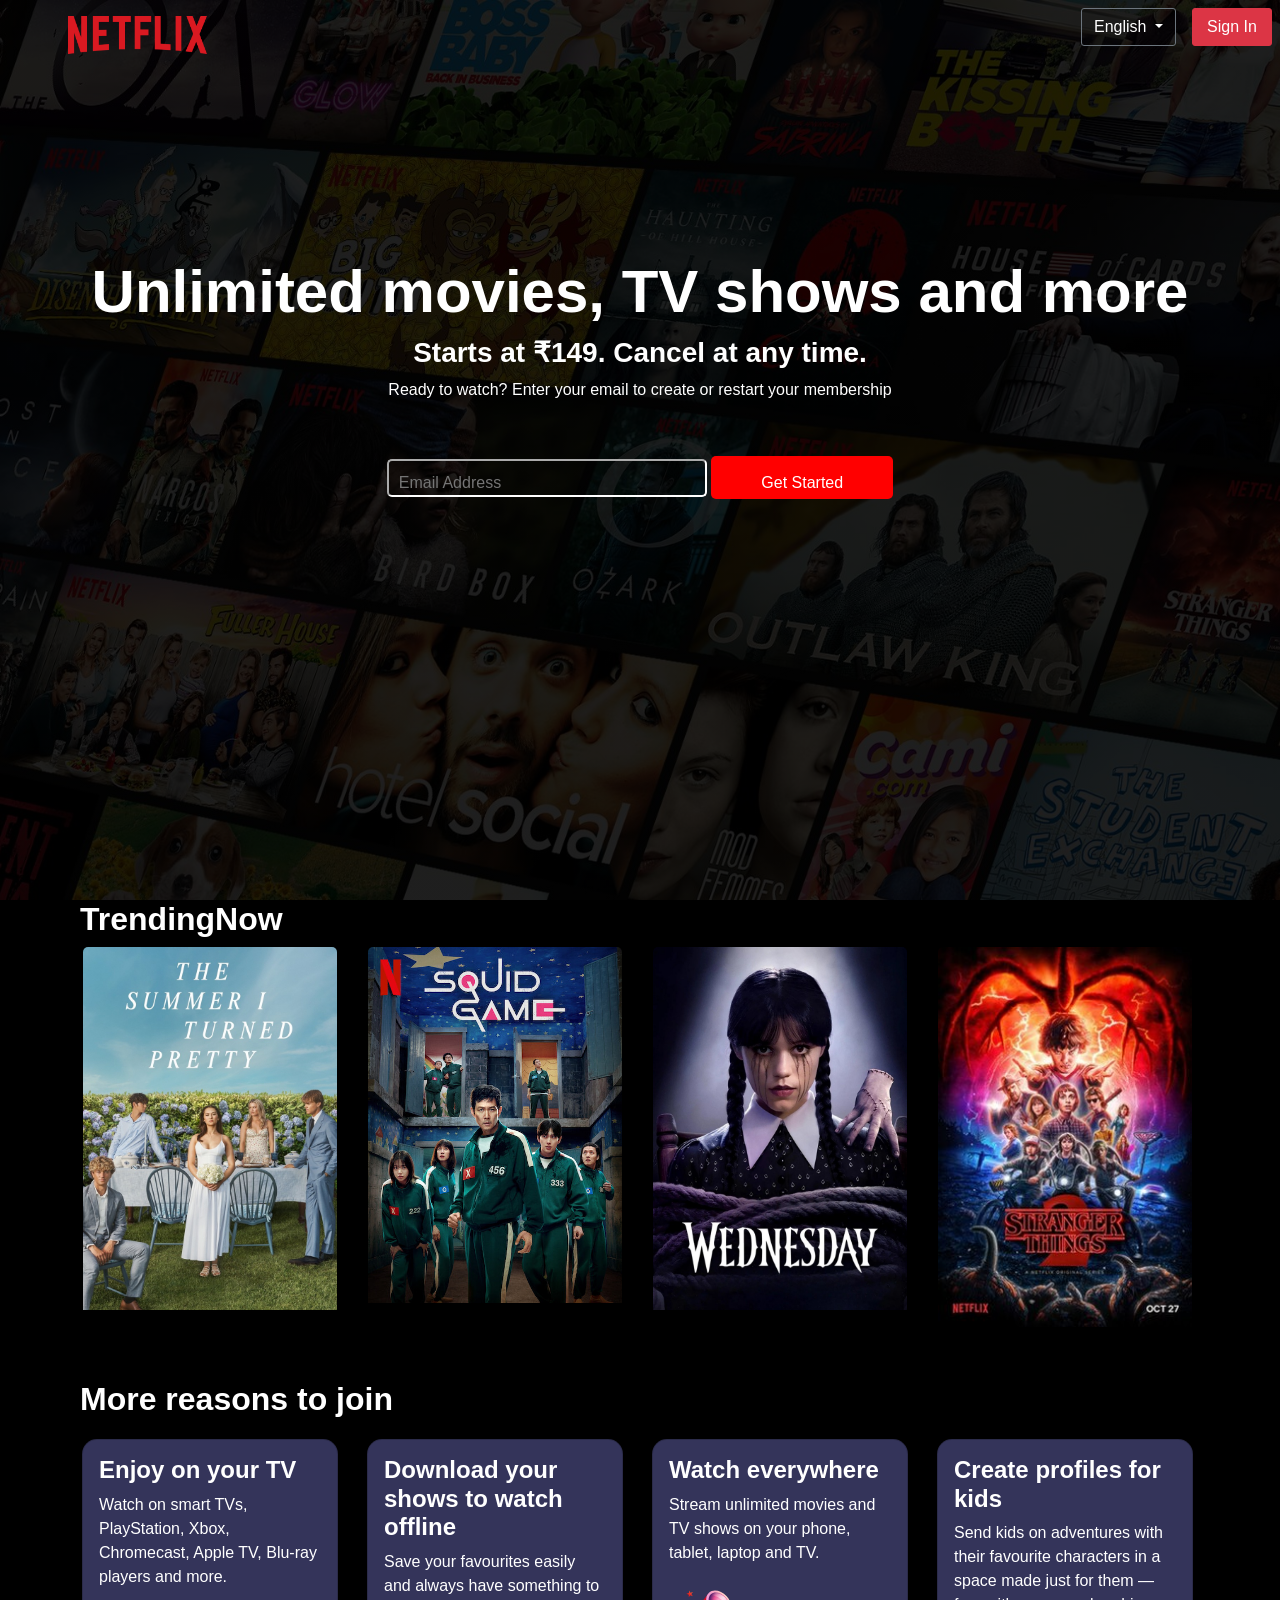
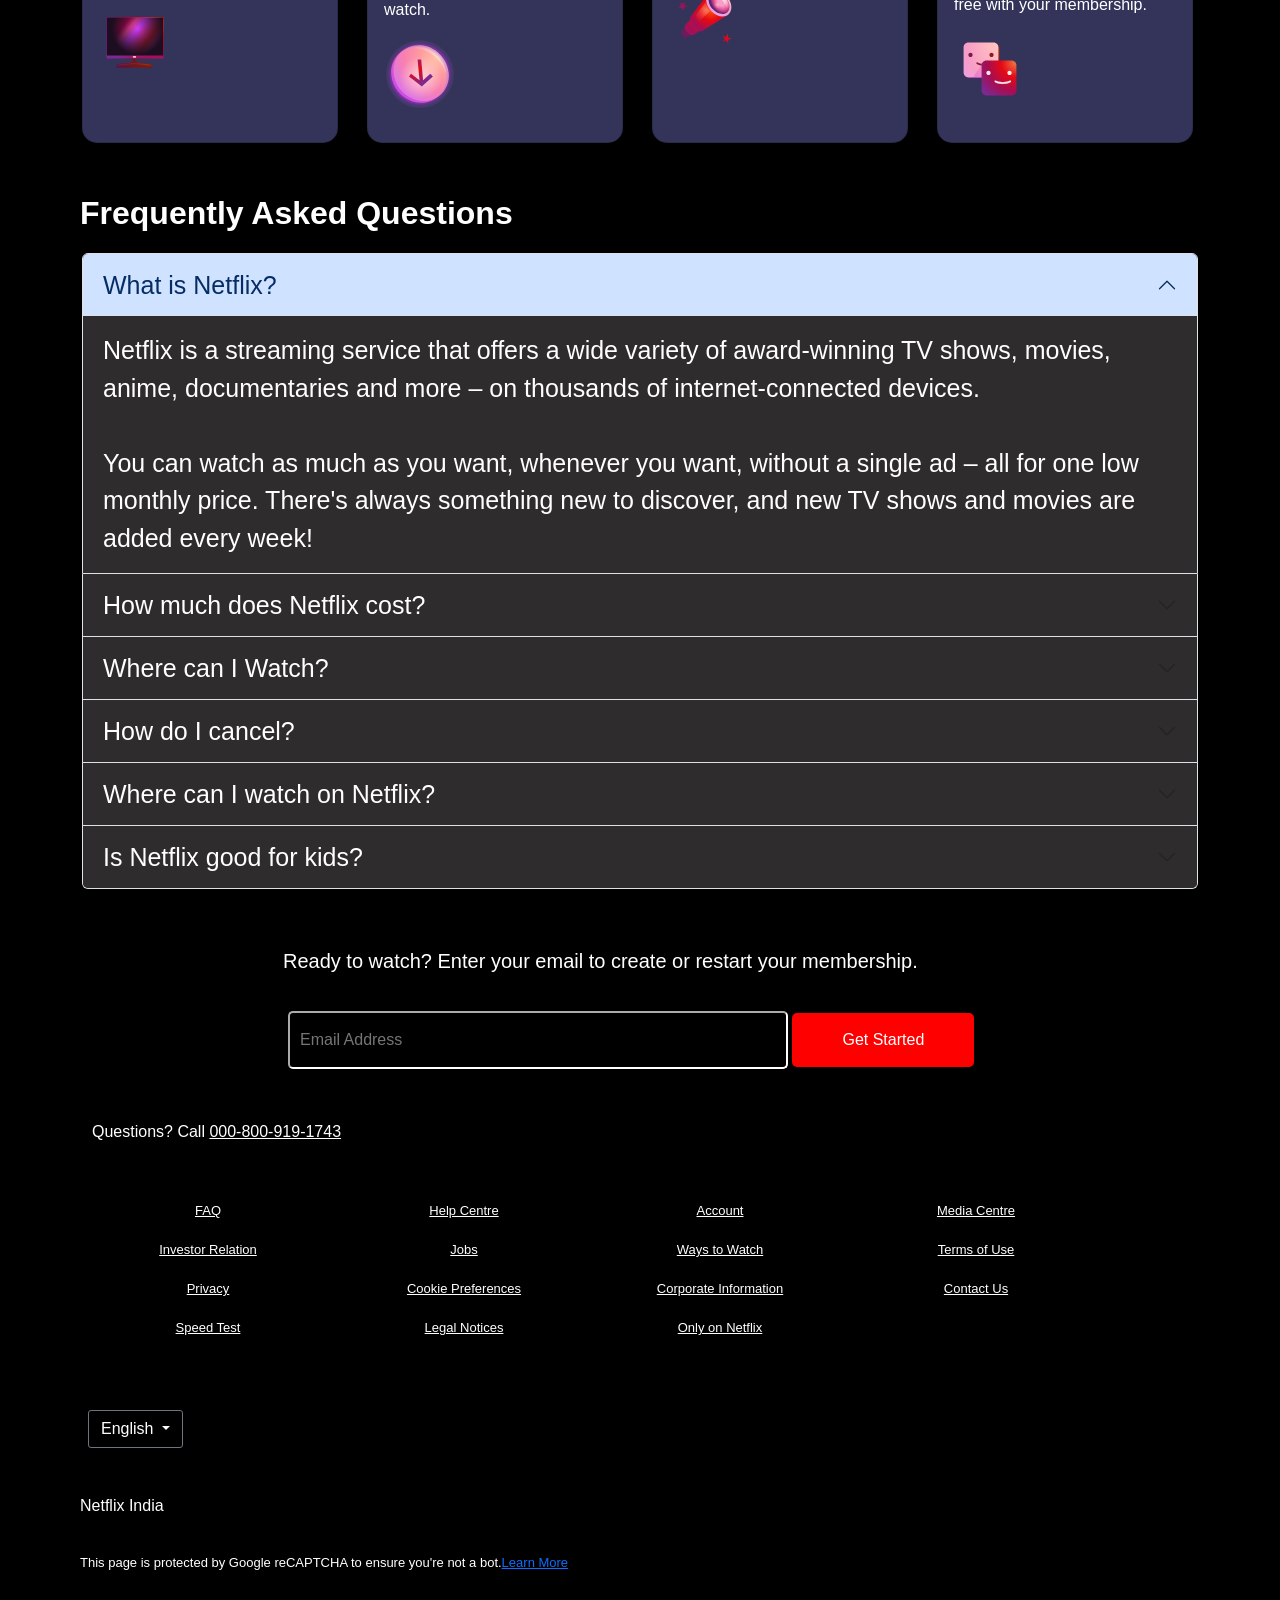
<file: netflix/index.html>
<!DOCTYPE html>
<html lang="en">
<head>
    <meta charset="UTF-8">
    <meta name="viewport" content="width=device-width, initial-scale=1.0">
    <title>Netflix</title>
    <link rel="stylesheet" href="index.css">
    <link href="https://cdn.jsdelivr.net/npm/bootstrap@5.3.7/dist/css/bootstrap.min.css" rel="stylesheet" integrity="sha384-LN+7fdVzj6u52u30Kp6M/trliBMCMKTyK833zpbD+pXdCLuTusPj697FH4R/5mcr" crossorigin="anonymous">
</head>
<body style="background-color: black;">
<div class="header">
  <!--navbar-->
  <div class="overlay">
    <div class="d-flex">
  <div class="p-2 flex-grow-1"><img src="nLogo.png" class="logo"></div>
  <div class="p-2"><div class="dropdown">
  <button class="btn btn-secondary dropdown-toggle" type="button" data-bs-toggle="dropdown" aria-expanded="false" style="background-color: transparent;border-radius: 3px;">
    English
  </button>
  <ul class="dropdown-menu">
    <li><a class="dropdown-item" href="#">English</a></li>
    <li><a class="dropdown-item" href="#">Hindi</a></li>
  </ul>
</div></div>
  <div class="p-2"><button type="button" class="btn btn-danger" style="border-radius: 3px; width: 5rem;">Sign In</button></div>
</div>
  </div>
<!--center content-->

  <div class="container1">
    <h1>Unlimited movies, TV shows and more</h1>
    <h3>Starts at ₹149. Cancel at any time.</h3>
    <p>Ready to watch? Enter your email to create or restart your membership</p>
    <div class="email"><input type="email" id="email" placeholder="Email Address">
    <button type="submit" style="padding-bottom: 4px;">Get Started</button>
  </div>
</div>
</div>
<!--card-->
<div class="container2">
   <div class="c2head">
    <h2>TrendingNow</h2>
   </div>
  
  <div class="container text-center">
  <div class="row">
    <div class="col">
      <div class="card" style="width: 16rem;border-radius: 20px; background-color: black;">
  <img src="the-summer-i-turned-pretty.jpg" class="card-img-top" alt="...">
  
</div>
    </div>
    <div class="col">
      <div class="card" style="width: 16rem;border-radius: 20px; background-color: black;">
  <img src="squid.jpg" class="card-img-top" alt="...">
  
</div>
    </div>
    <div class="col">
      <div class="card" style="width: 16rem;border-radius: 20px; background-color: black;">
  <img src="season-2.jpg" class="card-img-top" alt="...">
  
</div>
    </div>
    <div class="col">
      <div class="card" style="width: 16rem;border-radius: 20px; background-color: black;">
  <img src="Stranger_Things_season_2.jpg" class="card-img-top" alt="...">
  
</div>
 </div>
    
    </div>
  </div>
</div>
</div>
<!--card2-->

<div class="container3">
  <div class="c3head">
    <h2>More reasons to join</h2> 
  </div>
  <div class="container text-center2">
  <div class="row">
    <div class="col"><!--card1-->
      <div class="card" style="width: 16rem;height: 19rem;border-radius: 15px;background-color: rgb(52, 52, 90);color: white; " >
  <div class="card-body" >
    <h4 class="card-title"><b>Enjoy on your TV</b></h4>
    <p class="card-text" >Watch on smart TVs, PlayStation, Xbox, Chromecast, Apple TV, Blu-ray players and more.</p>
    <svg width="72" height="72" viewBox="0 0 72 72" fill="none"><g id="television-core-small"><path id="Vector" fill-rule="evenodd" clip-rule="evenodd" d="M37.2 53.3992C37.2 52.7365 36.6628 52.1992 36 52.1992H34.8C34.1373 52.1992 33.6 52.7365 33.6 53.3992V56.2636C33.6 56.9129 33.0834 57.4433 32.4347 57.4739C30.3013 57.5744 28.1719 57.7834 26.0546 58.1011L19.444 59.0926C18.2692 59.2688 17.4 60.2782 17.4 61.4662V62.0992C17.4 62.4304 17.6686 62.6992 18 62.6992H52.8C53.1314 62.6992 53.4 62.4304 53.4 62.0992V61.4662C53.4 60.2782 52.5309 59.2688 51.3561 59.0926L44.7454 58.1011C42.6282 57.7834 40.4987 57.5744 38.3653 57.4739C37.7167 57.4433 37.2 56.9129 37.2 56.2636V53.3992Z" fill="url(#paint0_radial_5179_1308)"></path><path id="Vector_2" d="M18.6 60.7388C18.6 60.2306 18.9587 59.796 19.4602 59.711C22.0196 59.2775 29.7585 58.0508 35.4 58.0508C41.0415 58.0508 48.7804 59.2775 51.3398 59.711C51.8412 59.796 52.2 60.2306 52.2 60.7388C52.2 60.902 52.0575 61.0268 51.8967 61.0004C50.1219 60.707 40.9704 59.2409 35.4 59.2409C29.8295 59.2409 20.678 60.707 18.9033 61.0004C18.7425 61.0268 18.6 60.902 18.6 60.7388Z" fill="url(#paint1_radial_5179_1308)"></path><path id="Vector_3" d="M63 12H8.99995C8.00584 12 7.19995 12.8059 7.19995 13.8V51.6C7.19995 52.5941 8.00584 53.4 8.99995 53.4H63C63.9941 53.4 64.8 52.5941 64.8 51.6V13.8C64.8 12.8059 63.9941 12 63 12Z" fill="url(#paint2_linear_5179_1308)"></path><path id="Vector_4" d="M63 12H8.99995C8.00584 12 7.19995 12.8059 7.19995 13.8V51.6C7.19995 52.5941 8.00584 53.4 8.99995 53.4H63C63.9941 53.4 64.8 52.5941 64.8 51.6V13.8C64.8 12.8059 63.9941 12 63 12Z" fill="url(#paint3_radial_5179_1308)"></path><path id="Vector_5" fill-rule="evenodd" clip-rule="evenodd" d="M8.99995 12.6H63C63.663 12.6 64.2 13.1372 64.2 13.8V50.4H7.79995V13.8C7.79995 13.1372 8.33719 12.6 8.99995 12.6ZM7.19995 50.4V13.8C7.19995 12.8059 8.00581 12 8.99995 12H63C63.9942 12 64.8 12.8059 64.8 13.8V50.4V51.6C64.8 52.5941 63.9942 53.4 63 53.4H8.99995C8.00581 53.4 7.19995 52.5941 7.19995 51.6V50.4Z" fill="url(#paint4_radial_5179_1308)"></path><path id="Vector_6" d="M35.4 52.8C36.3941 52.8 37.2 52.3971 37.2 51.9C37.2 51.4029 36.3941 51 35.4 51C34.4059 51 33.6 51.4029 33.6 51.9C33.6 52.3971 34.4059 52.8 35.4 52.8Z" fill="url(#paint5_radial_5179_1308)"></path></g><defs><radialGradient id="paint0_radial_5179_1308" cx="0" cy="0" r="1" gradientUnits="userSpaceOnUse" gradientTransform="translate(50.3269 49.3723) rotate(118.526) scale(55.1579 46.2871)"><stop stop-color="#802600"></stop><stop offset="0.333333" stop-color="#6F181D"></stop><stop offset="0.666667" stop-color="#5B1333"></stop><stop offset="1" stop-color="#391945"></stop></radialGradient><radialGradient id="paint1_radial_5179_1308" cx="0" cy="0" r="1" gradientUnits="userSpaceOnUse" gradientTransform="translate(48.1077 53.6128) rotate(158.116) scale(32.7275 42.219)"><stop stop-color="#99421D"></stop><stop offset="0.333333" stop-color="#99161D"></stop><stop offset="0.666667" stop-color="#7D1845"></stop><stop offset="1" stop-color="#59216E"></stop></radialGradient><linearGradient id="paint2_linear_5179_1308" x1="10.4727" y1="14.9572" x2="56.1755" y2="51.4814" gradientUnits="userSpaceOnUse"><stop stop-color="#99161D"></stop><stop offset="0.245283" stop-color="#CA005B"></stop><stop offset="0.346698" stop-color="#FF479A"></stop><stop offset="0.46934" stop-color="#CC3CFF"></stop><stop offset="0.735849" stop-color="#BC1A22"></stop><stop offset="1" stop-color="#C94FF5"></stop></linearGradient><radialGradient id="paint3_radial_5179_1308" cx="0" cy="0" r="1" gradientUnits="userSpaceOnUse" gradientTransform="translate(38.6181 23.8286) rotate(90) scale(25.9571 25.8545)"><stop stop-color="#1C0E20" stop-opacity="0"></stop><stop offset="1" stop-color="#1C0E20"></stop></radialGradient><radialGradient id="paint4_radial_5179_1308" cx="0" cy="0" r="1" gradientUnits="userSpaceOnUse" gradientTransform="translate(54 20.1938) rotate(144.293) scale(47.2897 44.8232)"><stop stop-color="#EF7744"></stop><stop offset="0.333333" stop-color="#E50914"></stop><stop offset="0.666667" stop-color="#A70D53"></stop><stop offset="1" stop-color="#792A95"></stop></radialGradient><radialGradient id="paint5_radial_5179_1308" cx="0" cy="0" r="1" gradientUnits="userSpaceOnUse" gradientTransform="translate(36.525 51.3562) rotate(135) scale(4.58735)"><stop stop-color="#FFDCCC"></stop><stop offset="0.333333" stop-color="#FFBDC0"></stop><stop offset="0.666667" stop-color="#F89DC6"></stop><stop offset="1" stop-color="#E4A1FA"></stop></radialGradient></defs></svg>
  </div>
</div>
    </div>
    <div class="col"><!--card2-->
      <div class="card" style="width: 16rem;height: 19rem;border-radius: 15px;background-color: rgb(52, 52, 90);color: white;">
  <div class="card-body">
    <h4 class="card-btitle"><b>Download your shows to watch offline</b></h4>
    <p class="card-text">Save your favourites easily and always have something to watch.</p>
    <svg width="72" height="72" viewBox="0 0 72 72" fill="none"><g id="download-core-small"><path id="Vector" d="M36 70.2008C54.8882 70.2008 70.2001 54.8889 70.2001 36.0008C70.2001 17.1126 54.8882 1.80078 36 1.80078C17.1119 1.80078 1.80005 17.1126 1.80005 36.0008C1.80005 54.8889 17.1119 70.2008 36 70.2008Z" fill="url(#paint0_radial_5179_7940)"></path><path id="Vector_2" opacity="0.4" d="M64.7658 36.195C65.5206 51.5916 53.7908 63.5824 38.5668 62.977C23.3428 62.3722 10.3893 49.4 9.63446 34.0034C8.87954 18.6068 20.6091 6.61594 35.8331 7.22116C51.0571 7.82638 64.0104 20.7984 64.7658 36.195Z" fill="url(#paint1_radial_5179_7940)"></path><path id="Vector_3" d="M62.3657 37.9958C63.1205 53.3924 51.3908 65.3832 36.1668 64.7778C20.9428 64.173 7.9893 51.2008 7.23444 35.8041C6.47952 20.4075 18.2091 8.41672 33.4331 9.02194C48.6571 9.62716 61.6103 22.5992 62.3657 37.9958Z" fill="url(#paint2_radial_5179_7940)"></path><path id="Vector_4" opacity="0.5" d="M64.7658 36.195C65.5206 51.5916 53.7908 63.5824 38.5668 62.977C23.3428 62.3722 10.3893 49.4 9.63446 34.0034C8.87954 18.6068 20.6091 6.61594 35.8331 7.22116C51.0571 7.82638 64.0104 20.7984 64.7658 36.195Z" fill="url(#paint3_radial_5179_7940)"></path><path id="Vector_5" opacity="0.6" d="M36.9 60.6C48.6636 60.6 58.2 51.0637 58.2 39.3C58.2 27.5363 48.6636 18 36.9 18C25.1363 18 15.6 27.5363 15.6 39.3C15.6 51.0637 25.1363 60.6 36.9 60.6Z" fill="url(#paint4_radial_5179_7940)"></path><path id="Vector_6" fill-rule="evenodd" clip-rule="evenodd" d="M39.0849 42.2727L46.3387 35.76L48.8945 38.5142L38.9118 47.477L37.8466 48.4333L36.6071 47.477L24.9899 38.5142L27.0434 35.76L35.4849 42.2727L33.6 21.6016H37.2L39.0849 42.2727Z" fill="url(#paint5_radial_5179_7940)"></path><path id="Vector_7" opacity="0.4" fill-rule="evenodd" clip-rule="evenodd" d="M61.6566 34.9618C61.7832 35.3893 62.391 35.3233 62.3694 34.878C61.6962 21.1369 50.1509 9.55975 36.5817 9.01957C34.4606 8.93515 32.4155 9.12541 30.4772 9.55909C30.0745 9.64915 30.1575 10.2082 30.5697 10.2246C45.0094 10.7979 57.6246 21.2971 61.6566 34.9618Z" fill="url(#paint6_radial_5179_7940)"></path></g><defs><radialGradient id="paint0_radial_5179_7940" cx="0" cy="0" r="1" gradientUnits="userSpaceOnUse" gradientTransform="translate(36.0001 36.1837) rotate(-90) scale(34.3829)"><stop offset="0.782019" stop-color="#982DBE"></stop><stop offset="0.906819" stop-color="#B038DC" stop-opacity="0.2"></stop><stop offset="1" stop-color="#E4A1FA" stop-opacity="0"></stop></radialGradient><radialGradient id="paint1_radial_5179_7940" cx="0" cy="0" r="1" gradientUnits="userSpaceOnUse" gradientTransform="translate(52.9937 20.0992) rotate(135) scale(49.9836)"><stop stop-color="#FFDCCC"></stop><stop offset="0.333333" stop-color="#FFBDC0"></stop><stop offset="0.666667" stop-color="#F89DC6"></stop><stop offset="1" stop-color="#E4A1FA"></stop></radialGradient><radialGradient id="paint2_radial_5179_7940" cx="0" cy="0" r="1" gradientUnits="userSpaceOnUse" gradientTransform="translate(52.7999 19.6937) rotate(135) scale(53.1037)"><stop stop-color="#FFA984"></stop><stop offset="0.333333" stop-color="#FF787F"></stop><stop offset="0.666667" stop-color="#F45FA2"></stop><stop offset="1" stop-color="#C44AF1"></stop></radialGradient><radialGradient id="paint3_radial_5179_7940" cx="0" cy="0" r="1" gradientUnits="userSpaceOnUse" gradientTransform="translate(52.9937 20.0992) rotate(135) scale(49.9836)"><stop stop-color="#FFDCCC"></stop><stop offset="0.333333" stop-color="#FFBDC0"></stop><stop offset="0.666667" stop-color="#F89DC6"></stop><stop offset="1" stop-color="#E4A1FA"></stop></radialGradient><radialGradient id="paint4_radial_5179_7940" cx="0" cy="0" r="1" gradientUnits="userSpaceOnUse" gradientTransform="translate(36.9 39.3) scale(21.3)"><stop stop-color="white"></stop><stop offset="1" stop-color="white" stop-opacity="0"></stop></radialGradient><radialGradient id="paint5_radial_5179_7940" cx="0" cy="0" r="1" gradientUnits="userSpaceOnUse" gradientTransform="translate(31.2 32.1016) rotate(39.5226) scale(15.5567)"><stop stop-color="#EF7744"></stop><stop offset="0.2406" stop-color="#E50914"></stop><stop offset="1" stop-color="#792A95"></stop></radialGradient><radialGradient id="paint6_radial_5179_7940" cx="0" cy="0" r="1" gradientUnits="userSpaceOnUse" gradientTransform="translate(50.7 21.3) rotate(-180) scale(30)"><stop stop-color="white"></stop><stop offset="1" stop-color="white" stop-opacity="0"></stop></radialGradient></defs></svg>
  </div>
</div>
    </div>
    <div class="col"><!--card3-->
      <div class="card" style="width: 16rem;height: 19rem;border-radius: 15px;background-color: rgb(52, 52, 90);color: white;">
  <div class="card-body">
    <h4 class="card-btitle"><b>Watch everywhere</b></h4>
    <p class="card-text">Stream unlimited movies and TV shows on your phone, tablet, laptop and TV.</p>
    <svg width="72" height="72" viewBox="0 0 72 72" fill="none"><g id="telescope-core-small"><path id="Vector" d="M24.0492 36.6016L33.6 46.3898L17.8029 56.8633C17.8029 56.8633 15.8891 57.6983 13.625 55.2638C11.361 52.8293 12.1235 51.238 12.1235 51.238L24.0492 36.6016Z" fill="url(#paint0_radial_5179_1664)"></path><path id="Vector_2" d="M25.0344 34.1992L36 46.151L25.0616 53.8043C25.0616 53.8043 21.8289 55.0984 18.0987 51.0172C14.3686 46.9358 15.9198 44.5105 15.9198 44.5105L25.0344 34.1992Z" fill="url(#paint1_radial_5179_1664)"></path><path id="Vector_3" d="M39 13.0195L59.1 33.6788L32.5325 50.4142C32.5325 50.4142 28.7459 50.2552 24.3978 45.4897C20.0498 40.7243 21.4096 35.8101 21.4096 35.8101L39 13.0195Z" fill="url(#paint2_radial_5179_1664)"></path><path id="Vector_4" d="M57.6709 15.3516C63.1044 21.2807 63.9858 29.2883 59.6386 33.2371C55.2916 37.186 47.3628 35.5806 41.9292 29.6515C36.4954 23.7224 35.6145 15.7148 39.9615 11.766C44.3084 7.81716 52.2372 9.42252 57.6709 15.3516Z" fill="url(#paint3_radial_5179_1664)"></path><path id="Vector_5" d="M58.3787 31.255C54.8121 34.5032 48.2143 33.0817 43.6421 28.0798C39.07 23.078 38.2547 16.39 41.8213 13.1419C45.3879 9.89364 51.9857 11.3152 56.5579 16.3171C61.1298 21.3189 61.9452 28.0069 58.3787 31.255Z" fill="url(#paint4_radial_5179_1664)"></path><path id="Vector_6" opacity="0.85" d="M59.6783 28.823C60.576 24.1785 59.6544 20.5934 56.1603 16.6199C52.6662 12.6464 47.3508 10.8657 43.7796 12.7598C39.371 15.098 48.3734 13.5961 53.4577 19.5815C57.8259 24.724 58.8516 33.1009 59.6783 28.823Z" fill="url(#paint5_radial_5179_1664)"></path><path id="Vector_7" opacity="0.4" d="M50.3979 25.2452C50.4549 26.7239 49.2932 27.7677 47.8032 27.5766C46.3131 27.3856 45.059 26.032 45.002 24.5532C44.945 23.0745 46.1067 22.0307 47.5968 22.2218C49.0868 22.4128 50.341 23.7664 50.3979 25.2452Z" fill="url(#paint6_radial_5179_1664)"></path><path id="Vector_8" opacity="0.6" d="M36.9217 21.0039L26.4258 34.3627C26.3297 36.4604 28.2903 39.5534 30.0334 40.8344L41.2345 29.9105C39.6 28.2005 36.9591 24.1025 36.9217 21.0039Z" fill="url(#paint7_radial_5179_1664)"></path><path id="Vector_9" fill-rule="evenodd" clip-rule="evenodd" d="M20.0576 9.60156L21.479 11.7187L24 11.0654L22.3575 13.0272L23.7789 15.1444L21.3424 14.2397L19.7 16.2016L19.8365 13.6806L17.4 12.7759L19.9209 12.1225L20.0576 9.60156ZM58.776 52.8016L58.9623 56.4685L62.4 57.4188L59.0774 58.7347L59.2637 62.4016L57.0239 59.548L53.7014 60.8638L55.6397 57.7843L53.4 54.9307L56.8377 55.8811L58.776 52.8016ZM15.206 24.2101L15.8768 21.0016L13.4793 23.1964L10.6853 21.5563L11.9975 24.553L9.59998 26.7478L12.8085 26.405L14.1207 29.4016L14.7915 26.1931L18 25.8502L15.206 24.2101Z" fill="url(#paint8_linear_5179_1664)"></path></g><defs><radialGradient id="paint0_radial_5179_1664" cx="0" cy="0" r="1" gradientUnits="userSpaceOnUse" gradientTransform="translate(36.6875 32.7016) rotate(135) scale(34.9134)"><stop stop-color="#99421D"></stop><stop offset="0.333333" stop-color="#99161D"></stop><stop offset="0.666667" stop-color="#7D1845"></stop><stop offset="1" stop-color="#59216E"></stop></radialGradient><radialGradient id="paint1_radial_5179_1664" cx="0" cy="0" r="1" gradientUnits="userSpaceOnUse" gradientTransform="translate(42.5937 27.2992) rotate(135) scale(44.5477 44.5279)"><stop stop-color="#EF7744"></stop><stop offset="0.333333" stop-color="#E50914"></stop><stop offset="0.666667" stop-color="#A70D53"></stop><stop offset="1" stop-color="#792A95"></stop></radialGradient><radialGradient id="paint2_radial_5179_1664" cx="0" cy="0" r="1" gradientUnits="userSpaceOnUse" gradientTransform="translate(42.3 29.106) rotate(135) scale(31.8127)"><stop stop-color="#FB540D"></stop><stop offset="0.333333" stop-color="#E50914"></stop><stop offset="0.666667" stop-color="#A70D53"></stop><stop offset="1" stop-color="#792A95"></stop></radialGradient><radialGradient id="paint3_radial_5179_1664" cx="0" cy="0" r="1" gradientUnits="userSpaceOnUse" gradientTransform="translate(57.675 14.7078) rotate(134.326) scale(24.0433 24.0367)"><stop stop-color="#FFDCCC"></stop><stop offset="0.333333" stop-color="#FFBDC0"></stop><stop offset="0.666667" stop-color="#F89DC6"></stop><stop offset="1" stop-color="#E4A1FA"></stop></radialGradient><radialGradient id="paint4_radial_5179_1664" cx="0" cy="0" r="1" gradientUnits="userSpaceOnUse" gradientTransform="translate(52.1305 21.273) rotate(141.875) scale(9.87138 12.8159)"><stop offset="0.307292" stop-color="#F89DC6"></stop><stop offset="0.645392" stop-color="#E75094"></stop><stop offset="1" stop-color="#59216E"></stop></radialGradient><radialGradient id="paint5_radial_5179_1664" cx="0" cy="0" r="1" gradientUnits="userSpaceOnUse" gradientTransform="translate(55.8 15.6) rotate(135) scale(13.1522)"><stop stop-color="white"></stop><stop offset="1" stop-color="white" stop-opacity="0"></stop></radialGradient><radialGradient id="paint6_radial_5179_1664" cx="0" cy="0" r="1" gradientUnits="userSpaceOnUse" gradientTransform="translate(49.2362 22.9648) rotate(131.079) scale(5.08644 6.006)"><stop stop-color="white"></stop><stop offset="1" stop-color="white" stop-opacity="0"></stop></radialGradient><radialGradient id="paint7_radial_5179_1664" cx="0" cy="0" r="1" gradientUnits="userSpaceOnUse" gradientTransform="translate(36.8758 29.1353) rotate(137.622) scale(13.5764)"><stop stop-color="#FFA984"></stop><stop offset="1" stop-color="#F7636B" stop-opacity="0"></stop></radialGradient><linearGradient id="paint8_linear_5179_1664" x1="44.65" y1="27.9016" x2="24.25" y2="48.3016" gradientUnits="userSpaceOnUse"><stop stop-color="#EF7744"></stop><stop offset="0.333333" stop-color="#E50914"></stop><stop offset="0.666667" stop-color="#A70D53"></stop><stop offset="1" stop-color="#792A95"></stop></linearGradient></defs></svg>
  </div>
</div>
    </div>
    <div class="col"><!--card4-->
      <div class="card" style="width: 16rem;height: 19rem;border-radius: 15px;background-color: rgb(52, 52, 90);color: white;">
  <div class="card-body">
    <h4 class="card-btitle"><b>Create profiles for kids</b></h4>
    <p class="card-text">Send kids on adventures with their favourite characters in a space made just for them — free with your membership.</p>
    <svg width="72" height="72" viewBox="0 0 72 72" fill="none"><g id="profiles-core-small"><path id="Vector" d="M10.8 15.6008C10.8 12.9499 12.949 10.8008 15.5999 10.8008H40.8C43.4509 10.8008 45.6 12.9498 45.6 15.6008V40.8007C45.6 43.4516 43.4509 45.6007 40.8 45.6007H15.6C12.949 45.6007 10.8 43.4517 10.8 40.8007V15.6008Z" fill="url(#paint0_radial_5179_7919)"></path><path id="Vector_2" d="M9.59998 14.4016C9.59998 11.7506 11.749 9.60162 14.4 9.60156H39.6C42.251 9.60156 44.4 11.7506 44.4 14.4016V39.6015C44.4 42.2525 42.251 44.4015 39.6 44.4015H14.4C11.749 44.4016 9.59998 42.2525 9.59998 39.6015V14.4016Z" fill="url(#paint1_radial_5179_7919)"></path><path id="Vector_3" d="M18.6 21.9008C18.6 23.0606 17.6598 24.0008 16.5 24.0008C15.3402 24.0008 14.4 23.0606 14.4 21.9008C14.4 20.741 15.3402 19.8008 16.5 19.8008C17.6598 19.8008 18.6 20.741 18.6 21.9008Z" fill="url(#paint2_radial_5179_7919)"></path><path id="Vector_4" d="M39.6 21.9008C39.6 23.0606 38.6598 24.0008 37.5 24.0008C36.3402 24.0008 35.4 23.0606 35.4 21.9008C35.4 20.741 36.3402 19.8008 37.5 19.8008C38.6598 19.8008 39.6 20.741 39.6 21.9008Z" fill="url(#paint3_radial_5179_7919)"></path><path id="Vector_5" d="M23.6713 29.4501C23.2437 29.1967 22.6917 29.3379 22.4383 29.7655C22.1848 30.1932 22.3261 30.7452 22.7537 30.9986C23.8254 31.6337 26.769 32.7744 30.6375 32.7744C34.506 32.7744 37.4497 31.6337 38.5213 30.9986C38.949 30.7452 39.0902 30.1932 38.8368 29.7655C38.5834 29.3379 38.0313 29.1967 37.6037 29.4501C36.8191 29.9151 34.194 30.9744 30.6375 30.9744C27.081 30.9744 24.456 29.9151 23.6713 29.4501Z" fill="url(#paint4_radial_5179_7919)"></path><path id="Vector_6" opacity="0.35" d="M19.2 44.4016H28.2L32.4 27.6016C30.2787 28.1801 28.4542 29.5387 27.2921 31.4053L19.2 44.4016Z" fill="url(#paint5_radial_5179_7919)"></path><path id="Vector_7" d="M27.6 32.4016C27.6 29.7506 29.749 27.6016 32.4 27.6016L57.6 27.6016C60.2508 27.6016 62.4 29.7506 62.4 32.4016V57.6015C62.4 60.2524 60.2508 62.4016 57.6 62.4016H32.4C29.749 62.4016 27.6 60.2524 27.6 57.6016V32.4016Z" fill="url(#paint6_radial_5179_7919)"></path><path id="Vector_8" d="M36.6 39.9008C36.6 41.0606 35.6598 42.0008 34.5 42.0008C33.3402 42.0008 32.4 41.0606 32.4 39.9008C32.4 38.741 33.3402 37.8008 34.5 37.8008C35.6598 37.8008 36.6 38.741 36.6 39.9008Z" fill="url(#paint7_radial_5179_7919)"></path><path id="Vector_9" d="M57.6 39.9008C57.6 41.0606 56.6598 42.0008 55.5 42.0008C54.3402 42.0008 53.4 41.0606 53.4 39.9008C53.4 38.741 54.3402 37.8008 55.5 37.8008C56.6598 37.8008 57.6 38.741 57.6 39.9008Z" fill="url(#paint8_radial_5179_7919)"></path><path id="Vector_10" d="M41.8213 47.6025C41.3937 47.349 40.8416 47.4903 40.5882 47.9179C40.3348 48.3455 40.476 48.8976 40.9037 49.1509C41.9753 49.786 44.919 50.9267 48.7875 50.9267C52.656 50.9267 55.5996 49.786 56.6713 49.1509C57.0989 48.8976 57.2402 48.3455 56.9867 47.9179C56.7333 47.4903 56.1813 47.349 55.7537 47.6025C54.969 48.0674 52.344 49.1267 48.7875 49.1267C45.231 49.1267 42.6059 48.0674 41.8213 47.6025Z" fill="url(#paint9_radial_5179_7919)"></path></g><defs><radialGradient id="paint0_radial_5179_7919" cx="0" cy="0" r="1" gradientUnits="userSpaceOnUse" gradientTransform="translate(39.075 17.6882) rotate(135) scale(32.8097)"><stop stop-color="#99421D"></stop><stop offset="0.333333" stop-color="#99161D"></stop><stop offset="0.666667" stop-color="#7D1845"></stop><stop offset="1" stop-color="#59216E"></stop></radialGradient><radialGradient id="paint1_radial_5179_7919" cx="0" cy="0" r="1" gradientUnits="userSpaceOnUse" gradientTransform="translate(62.4 8.70157) rotate(133.87) scale(75.3216)"><stop stop-color="#FFDCCC"></stop><stop offset="0.333333" stop-color="#FFBDC0"></stop><stop offset="0.666667" stop-color="#F89DC6"></stop><stop offset="1" stop-color="#E4A1FA"></stop></radialGradient><radialGradient id="paint2_radial_5179_7919" cx="0" cy="0" r="1" gradientUnits="userSpaceOnUse" gradientTransform="translate(60.3 11.1008) rotate(133.939) scale(68.7426 55.9547)"><stop stop-color="#99421D"></stop><stop offset="0.333333" stop-color="#99161D"></stop><stop offset="0.666667" stop-color="#7D1845"></stop><stop offset="1" stop-color="#59216E"></stop></radialGradient><radialGradient id="paint3_radial_5179_7919" cx="0" cy="0" r="1" gradientUnits="userSpaceOnUse" gradientTransform="translate(60.3 11.1008) rotate(133.939) scale(68.7426 55.9547)"><stop stop-color="#99421D"></stop><stop offset="0.333333" stop-color="#99161D"></stop><stop offset="0.666667" stop-color="#7D1845"></stop><stop offset="1" stop-color="#59216E"></stop></radialGradient><radialGradient id="paint4_radial_5179_7919" cx="0" cy="0" r="1" gradientUnits="userSpaceOnUse" gradientTransform="translate(60.3 11.0994) rotate(133.939) scale(68.7426 55.9548)"><stop stop-color="#99421D"></stop><stop offset="0.333333" stop-color="#99161D"></stop><stop offset="0.666667" stop-color="#7D1845"></stop><stop offset="1" stop-color="#59216E"></stop></radialGradient><radialGradient id="paint5_radial_5179_7919" cx="0" cy="0" r="1" gradientUnits="userSpaceOnUse" gradientTransform="translate(39.6 27.9016) rotate(135) scale(23.3345)"><stop stop-color="#FFA984"></stop><stop offset="0.333333" stop-color="#FF787F"></stop><stop offset="0.666667" stop-color="#F45FA2"></stop><stop offset="1" stop-color="#C44AF1"></stop></radialGradient><radialGradient id="paint6_radial_5179_7919" cx="0" cy="0" r="1" gradientUnits="userSpaceOnUse" gradientTransform="translate(61.8 29.7016) rotate(135) scale(43.2749)"><stop stop-color="#EF7744"></stop><stop offset="0.333333" stop-color="#E50914"></stop><stop offset="0.666667" stop-color="#A70D53"></stop><stop offset="1" stop-color="#792A95"></stop></radialGradient><radialGradient id="paint7_radial_5179_7919" cx="0" cy="0" r="1" gradientUnits="userSpaceOnUse" gradientTransform="translate(62.1 11.1008) rotate(137.146) scale(73.6614 60.3576)"><stop stop-color="#FFDCCC"></stop><stop offset="0.333333" stop-color="#FDF6F6"></stop><stop offset="0.666667" stop-color="#FADCE9"></stop><stop offset="1" stop-color="#E4A1FA"></stop></radialGradient><radialGradient id="paint8_radial_5179_7919" cx="0" cy="0" r="1" gradientUnits="userSpaceOnUse" gradientTransform="translate(62.1 11.1008) rotate(137.146) scale(73.6614 60.3576)"><stop stop-color="#FFDCCC"></stop><stop offset="0.333333" stop-color="#FDF6F6"></stop><stop offset="0.666667" stop-color="#FADCE9"></stop><stop offset="1" stop-color="#E4A1FA"></stop></radialGradient><radialGradient id="paint9_radial_5179_7919" cx="0" cy="0" r="1" gradientUnits="userSpaceOnUse" gradientTransform="translate(62.1 11.1017) rotate(137.146) scale(73.6614 60.3576)"><stop stop-color="#FFDCCC"></stop><stop offset="0.333333" stop-color="#FDF6F6"></stop><stop offset="0.666667" stop-color="#FADCE9"></stop><stop offset="1" stop-color="#E4A1FA"></stop></radialGradient></defs></svg>
  </div>
</div>
    </div>
  </div>
</div>

<!--Accordin-->
<div class="container4">
  <div class="c4head">
  <h2>Frequently Asked Questions</h2>
  </div>
  <div class="container">
    <div class="accordion" id="accordionExample">
  <div class="accordion-item" style="background-color: rgb(46, 44, 44); color: white;font-size: 25px;" >
    <h2 class="accordion-header" >
      <button class="accordion-button" type="button" data-bs-toggle="collapse" data-bs-target="#collapseOne" aria-expanded="true" aria-controls="collapseOne">
        What is Netflix?<!--1-->
      </button>
    </h2>
    <div id="collapseOne" class="accordion-collapse collapse show" data-bs-parent="#accordionExample">
      <div class="accordion-body">
        Netflix is a streaming service that offers a wide variety of award-winning TV shows, movies, anime, documentaries and more – on thousands of internet-connected devices.<br><br>

You can watch as much as you want, whenever you want, without a single ad – all for one low monthly price. There's always something new to discover, and new TV shows and movies are added every week!
      </div>
    </div>
  </div>
  <div class="accordion-item" style="background-color:rgb(46, 44, 44); color: white;font-size: 25px;">
    <h2 class="accordion-header">
      <button class="accordion-button collapsed" type="button" data-bs-toggle="collapse" data-bs-target="#collapseTwo" aria-expanded="false" aria-controls="collapseTwo">
        How much does Netflix cost?<!--2-->
      </button>
    </h2>
    <div id="collapseTwo" class="accordion-collapse collapse" data-bs-parent="#accordionExample">
      <div class="accordion-body">
        Watch Netflix on your smartphone, tablet, Smart TV, laptop, or streaming device, all for one fixed monthly fee. Plans range from ₹149 to ₹649 a month. No extra costs, no contracts.
      </div>
    </div>
  </div>
  <div class="accordion-item" style="background-color: rgb(46, 44, 44); color: white;font-size: 25px;">
    <h2 class="accordion-header">
      <button class="accordion-button collapsed" type="button" data-bs-toggle="collapse" data-bs-target="#collapseThree" aria-expanded="false" aria-controls="collapseThree">
        Where can I Watch?<!--3-->
      </button>
    </h2>
    <div id="collapseThree" class="accordion-collapse collapse" data-bs-parent="#accordionExample">
      <div class="accordion-body">
        Watch anywhere, anytime. Sign in with your Netflix account to watch instantly on the web at netflix.com from your personal computer or on any internet-connected device that offers the Netflix app, including smart TVs, smartphones, tablets, streaming media players and game consoles.<br><br>

You can also download your favourite shows with the iOS or Android app. Use downloads to watch while you're on the go and without an internet connection. Take Netflix with you anywhere.
       </div>
    </div>
  </div>
  <div class="accordion-item" style="background-color:rgb(46, 44, 44); color: white;font-size: 25px;">
    <h2 class="accordion-header">
      <button class="accordion-button collapsed" type="button" data-bs-toggle="collapse" data-bs-target="#collapsefour" aria-expanded="false" aria-controls="collapsefour">
        How do I cancel?<!--4-->
      </button>
    </h2>
    <div id="collapsefour" class="accordion-collapse collapse" data-bs-parent="#accordionExample">
      <div class="accordion-body">
        Netflix is flexible. There are no annoying contracts and no commitments. You can easily cancel your account online in two clicks. There are no cancellation fees – start or stop your account anytime.
      </div>
    </div>
  </div><div class="accordion-item" style="background-color: rgb(46, 44, 44); color: white;font-size: 25px;">
    <h2 class="accordion-header">
      <button class="accordion-button collapsed" type="button" data-bs-toggle="collapse" data-bs-target="#collapsefive" aria-expanded="false" aria-controls="collapsefive">
        Where can I watch on Netflix?<!--5-->
      </button>
    </h2>
    <div id="collapsefive" class="accordion-collapse collapse" data-bs-parent="#accordionExample">
      <div class="accordion-body">
       Netflix has an extensive library of feature films, documentaries, TV shows, anime, award-winning Netflix originals, and more. Watch as much as you want, anytime you want. 
      </div>
    </div>
  </div><div class="accordion-item" style="background-color: rgb(46, 44, 44); color: white;font-size: 25px;">
    <h2 class="accordion-header">
      <button class="accordion-button collapsed" type="button" data-bs-toggle="collapse" data-bs-target="#collapsesix" aria-expanded="false" aria-controls="collapsesix">
        Is Netflix good for kids?<!--6-->
      </button>
    </h2>
    <div id="collapsesix" class="accordion-collapse collapse" data-bs-parent="#accordionExample">
      <div class="accordion-body">
       The Netflix Kids experience is included in your membership to give parents control while kids enjoy family-friendly TV shows and films in their own space.<br><br>

Kids profiles come with PIN-protected parental controls that let you restrict the maturity rating of content kids can watch and block specific titles you don’t want kids to see.
      </div>
    </div>
  </div>
</div>
  </div>
</div>

<div class="container5"><!--email getstarted-->
  <div class="container">
    <h5>Ready to watch? Enter your email to create or restart your membership.</h5>
    <div class="email"><input type="email" id="email" placeholder="Email Address">
    <button type="submit">Get Started</button>
  </div>
  </div>
</div>

<div class="container6"><!--grid-->
  <div class="containeritem">
    <div class="container">
    <h6>Questions? Call <a href="#" style="color: white;"> 000-800-919-1743</a></h6>
  </div>
  <div class="container text-center">
  <div class="row">
    <div class="col-md-3" style="width: 16rem;">
      <a href="#" style="color: white;">FAQ</a>
    </div>
    <div class="col-md-3" style="width: 16rem;">
      <a href="#" style="color: white;">Help Centre</a>
    </div>
    <div class="col-md-3" style="width: 16rem;">
      <a href="#" style="color: white;">Account</a>
    </div>
    <div class="col-md-3" style="width: 16rem;">
      <a href="#" style="color: white;">Media Centre</a>
    </div>
  </div>
</div><br>
<div class="container text-center">
  <div class="row">
    <div class="col-md-3" style="width: 16rem;">
      <a href="#" style="color: white;">Investor Relation</a>
    </div>
    <div class="col-md-3" style="width: 16rem;">
      <a href="#" style="color: white;">Jobs</a>
    </div>
    <div class="col-md-3" style="width: 16rem;">
      <a href="#" style="color: white;">Ways to Watch</a>
    </div>
    <div class="col-md-3" style="width: 16rem;">
      <a href="#" style="color: white;">Terms of Use</a>
    </div>
  </div>
</div><br>
<div class="container text-center">
  <div class="row">
    <div class="col-md-3" style="width: 16rem;">
      <a href="#" style="color: white;">Privacy</a>
    </div>
    <div class="col-md-3" style="width: 16rem;">
      <a href="#" style="color: white;">Cookie Preferences</a>
    </div>
    <div class="col-md-3" style="width: 16rem;">
      <a href="#" style="color: white;">Corporate Information</a>
    </div>
    <div class="col-md-3" style="width: 16rem;">
      <a href="#" style="color: white;">Contact Us</a>
    </div>
  </div>
</div><br>
<div class="container text-center">
  <div class="row">
    <div class="col-md-3" style="width: 16rem;">
      <a href="#" style="color: white;">Speed Test</a>
    </div>
    <div class="col-md-3" style="width: 16rem;">
      <a href="#" style="color: white;">Legal Notices</a>
    </div>
    <div class="col-md-3" style="width: 16rem;">
      <a href="#" style="color: white;">Only on Netflix</a>
    </div>
  </div>
</div>

</div>
  </div>
  <div class="lastbutton">
    <div class="p-2"><div class="dropdown">
  <button class="btn btn-secondary dropdown-toggle" type="button" data-bs-toggle="dropdown" aria-expanded="false" style="background-color: transparent; border-radius: 3px;">
    English
  </button>
  <ul class="dropdown-menu">
    <li><a class="dropdown-item" href="#">English</a></li>
    <li><a class="dropdown-item" href="#">Hindi</a></li>
  </ul>
</div></div>
  </div>
  <div class="containeritem">
    <p style="font-size: 16px; font-family: sans-serif;">Netflix India</p>
    <br>
    <p>This page is protected by Google reCAPTCHA to ensure you're not a bot.<a href="#">Learn More</a></p>
  </div>
  <br><br><br><br>
  

</body>
    

      <script src="https://cdn.jsdelivr.net/npm/bootstrap@5.3.7/dist/js/bootstrap.bundle.min.js" integrity="sha384-ndDqU0Gzau9qJ1lfW4pNLlhNTkCfHzAVBReH9diLvGRem5+R9g2FzA8ZGN954O5Q" crossorigin="anonymous"></script>
</body>
</html>
</file>
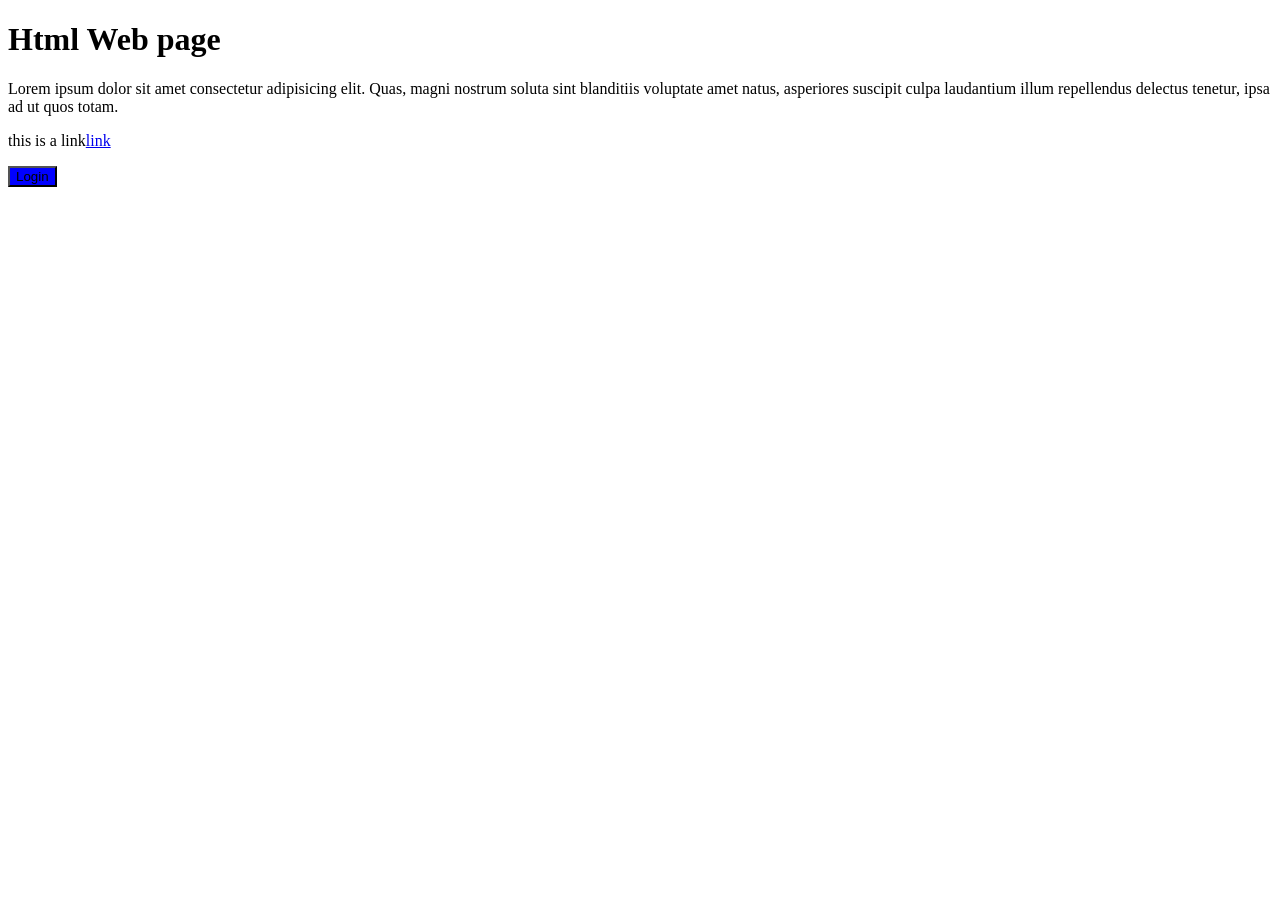
<file: netflix/tasknew.html>
<!DOCTYPE html>
<html>
    <head>
        <title>Html page</title>
        <link rel="stylesheet" href="tasknew.css">
    </head>
    <body>
        <header>
         <h1>Html Web page</h1>
        </header>
        <p>Lorem ipsum dolor sit amet consectetur adipisicing elit. Quas, magni nostrum soluta sint blanditiis voluptate amet natus, asperiores suscipit culpa laudantium illum repellendus delectus tenetur, ipsa ad ut quos totam.</p>
        <footer>
            <p>this is a link<a href="#">link</a></p>
        </footer>
        <button >Login</button>
    </body>
    <script>
        alert(remainder)
    </script>
</html>
</file>
<file: netflix/index.css>
*{
    padding: 0;
    font-family: sans-serif;
    box-sizing: border-box;
}
body{
    background: #000;
    width: 100%;
    height: 100%;

    
}
.header{
    width: 100%;
    height: 100vh;
    background-image: linear-gradient(rgba(0,0,0,0.7),rgba(0,0,0,0.7)),url(netflix\ bg\ image.jpg);
    background-size: cover;
    background-position: center;
    
}
.overlay{
    height: 100%;
    width: 100%;
    position: absolute;
}
.logo {
    size: 20%;
    width:19%;
    padding: 8px 2px;
    padding-left: 60px;
}
h1{
    font-weight: bolder;
}
.container1{
    color: #fff;
    padding-top: 20%;
    text-align: center;
    align-content: center;
    justify-content: center;
    

}
.container1 h1{
    font-size: 60px;
    font-weight: 600;
}
.container1 h3{
    font-weight: 600;
}



.email input{
    flex:1;
    
    outline: 0;
    padding-top: 10px;
    padding-left: 10px;
    padding-right: 10px;
    width: 25%;
    background-color: transparent;
    border-color: #fff;
    border-radius: 5px;
    color: white;
    cursor: pointer;
}


.container2 {
    background-color: rgba(0,0,0,0.7);
    background: #000;
}
.container2 h2{
    color: #fff;
    font-weight: 600;
    padding-left: 80px;
 
   
}
.container3 {
    background-color: #000;
    color: white;
}
.container3 h2 {
    font-weight: 600;
}
.c3head {
    padding-left: 80px;
    padding-top: 4%;
    padding-bottom: 1%;
}
.container4 button{
    font-size: 25px;
    background-color: rgb(46,44,44);
    color: #fff;
}
.c4head{
    padding-left: 80px;
    padding-top: 4%;
    padding-bottom: 1%;
}
.container5 h5 {
   padding-left: 15px;
    padding-top: 6%;
}
.email{
    border-radius: 4px;
    align-items: center;
    padding-top: 3%;
}
.email button {
     border: 0;
    outline: 0;
    color: #fff;
    background: red;
    font-size: 16px;
    cursor: pointer;
    padding: 15px 50px;
    border-radius: 5px;
}
.container5 input{
    flex:1;
    outline: 0;
    margin-left: 20px;
    padding: 15px 80px;
    padding-left: 10px;
    padding-right: 10px;
    width: 50%;
    background-color: transparent;
    border-color: #fff;
    border-radius: 5px;
    color: #fff;
    cursor: pointer;
}
.container5 {
    padding-left: 20%;

}

.container6 h6 {
    padding-top: 5%;
    padding-bottom: 5%;
    padding-right: 2%;
}
.containeritem {
    padding-left: 80px;
    padding-right: 10%;
    font-family: sans-serif;
    font-size: 13px;
}
.lastbutton {
    padding-bottom: 3%;
    padding-top: 5%;
    padding-left: 80px;
}
</file>
<file: netflix/tasknew.css>
button {
    background-color: blue;
}
button :hover {
    background-color: green;
}
</file>
